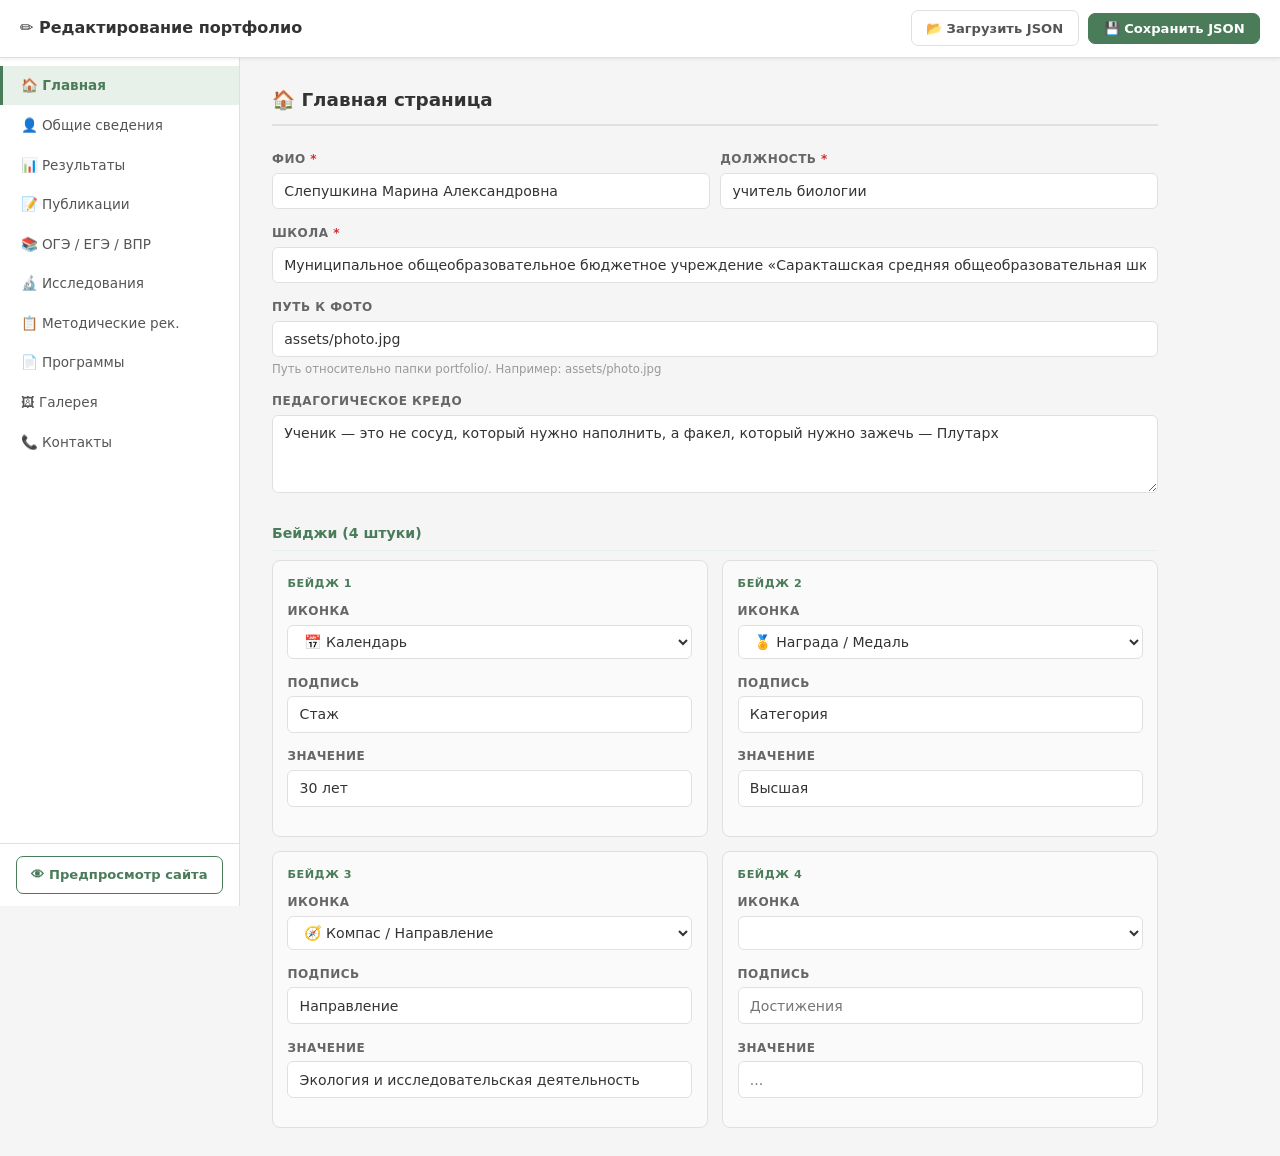
<file: admin.html>
<!DOCTYPE html>
<html lang="ru">
<head>
<meta charset="UTF-8">
<meta name="viewport" content="width=device-width, initial-scale=1.0">
<title>Редактирование портфолио</title>
<style>
*,*::before,*::after{box-sizing:border-box;margin:0;padding:0}
body{font-family:'Segoe UI',system-ui,-apple-system,sans-serif;background:#F5F5F5;color:#333;font-size:14px;line-height:1.5}
/* Header */
.admin-header{position:sticky;top:0;z-index:100;background:#fff;border-bottom:1px solid #E0E0E0;padding:.65rem 1.25rem;display:flex;align-items:center;justify-content:space-between;gap:1rem;box-shadow:0 1px 4px rgba(0,0,0,.08)}
.header-left{display:flex;align-items:center;gap:.6rem}
.header-title{font-size:1rem;font-weight:700;color:#333;white-space:nowrap}
.header-actions{display:flex;gap:.6rem;align-items:center}
/* Layout */
.layout{display:flex;min-height:calc(100vh - 52px)}
/* Sidebar */
.sidebar{width:240px;flex-shrink:0;background:#fff;border-right:1px solid #E0E0E0;display:flex;flex-direction:column;position:sticky;top:52px;height:calc(100vh - 52px);overflow-y:auto}
.sidebar-nav{flex:1;padding:.5rem 0}
.nav-item{display:block;padding:.6rem 1.1rem;color:#555;text-decoration:none;font-size:.85rem;font-weight:500;transition:all .15s;border-left:3px solid transparent;cursor:pointer}
.nav-item:hover{background:#F5F5F5;color:#333}
.nav-item.active{background:#E8F0EA;color:#4A7C59;border-left-color:#4A7C59;font-weight:600}
.sidebar-footer{padding:.75rem 1rem;border-top:1px solid #E0E0E0}
/* Main */
.main-content{flex:1;padding:1.75rem 2rem;max-width:950px}
/* Panels */
.panel{display:none}
.panel.active{display:block}
.panel-title{font-size:1.15rem;font-weight:700;margin-bottom:1.5rem;padding-bottom:.65rem;border-bottom:2px solid #E0E0E0;color:#333}
/* Form */
.form-group{margin-bottom:.9rem}
.form-group label{display:block;font-size:.75rem;font-weight:700;color:#666;margin-bottom:.3rem;text-transform:uppercase;letter-spacing:.04em}
.form-group input,.form-group textarea,.form-group select{width:100%;padding:.45rem .7rem;border:1px solid #E0E0E0;border-radius:6px;font-family:inherit;font-size:.88rem;color:#333;background:#fff;transition:border-color .15s;outline:none;line-height:1.45}
.form-group input:focus,.form-group textarea:focus,.form-group select:focus{border-color:#4A7C59;box-shadow:0 0 0 3px rgba(74,124,89,.1)}
.form-group textarea{resize:vertical}
.form-group input.field-error,.form-group textarea.field-error{border-color:#D32F2F;box-shadow:0 0 0 3px rgba(211,47,47,.1)}
.hint{font-size:.73rem;color:#999;margin-top:.2rem}
.required{color:#D32F2F}
.section-heading{font-size:.88rem;font-weight:700;color:#4A7C59;margin:1.5rem 0 .6rem;padding-bottom:.35rem;border-bottom:1px solid #E8F0EA}
/* List items */
.items-list{display:flex;flex-direction:column;gap:.65rem}
.list-item{background:#FAFAFA;border:1px solid #E0E0E0;border-radius:8px;padding:.9rem 3rem .9rem .9rem;position:relative}
.btn-remove{position:absolute;top:.65rem;right:.65rem;width:26px;height:26px;background:#fff;border:1px solid #E0E0E0;border-radius:5px;cursor:pointer;font-size:.8rem;color:#aaa;transition:all .15s;display:flex;align-items:center;justify-content:center;line-height:1}
.btn-remove:hover{background:#FFF0F0;border-color:#D32F2F;color:#D32F2F}
.btn-add{margin-top:.6rem;padding:.45rem .9rem;background:none;border:2px dashed #4A7C59;border-radius:8px;color:#4A7C59;font-size:.82rem;font-weight:700;cursor:pointer;width:100%;transition:all .15s;font-family:inherit}
.btn-add:hover{background:#E8F0EA}
/* Grids */
.fg2{display:grid;grid-template-columns:1fr 1fr;gap:.65rem}
.fg3{display:grid;grid-template-columns:1fr 1fr 1fr;gap:.65rem}
.fg4{display:grid;grid-template-columns:1fr 1fr 1fr 1fr;gap:.65rem}
/* Buttons */
.btn{display:inline-flex;align-items:center;gap:.35rem;padding:.45rem .9rem;border-radius:7px;font-family:inherit;font-size:.82rem;font-weight:700;cursor:pointer;transition:all .15s;border:1px solid transparent;text-decoration:none;white-space:nowrap}
.btn-primary{background:#4A7C59;color:#fff;border-color:#4A7C59}
.btn-primary:hover{background:#3A6347;border-color:#3A6347}
.btn-secondary{background:#fff;color:#555;border-color:#E0E0E0}
.btn-secondary:hover{background:#F5F5F5;border-color:#ccc}
.btn-preview{display:block;text-align:center;padding:.5rem;background:#fff;color:#4A7C59;border:1px solid #4A7C59;border-radius:7px;font-size:.82rem;font-weight:700;text-decoration:none;transition:all .15s}
.btn-preview:hover{background:#E8F0EA}
/* Notification */
.notification{position:fixed;top:-80px;left:50%;transform:translateX(-50%);padding:.8rem 1.4rem;border-radius:10px;font-size:.88rem;font-weight:600;z-index:1000;box-shadow:0 4px 16px rgba(0,0,0,.15);transition:top .3s ease;max-width:90vw;text-align:center;pointer-events:none}
.notification.show{top:1rem}
.n-success{background:#2E7D32;color:#fff}
.n-error{background:#D32F2F;color:#fff}
.n-info{background:#1565C0;color:#fff}
/* Badges */
.badges-grid{display:grid;grid-template-columns:1fr 1fr;gap:.9rem;margin-top:.25rem}
.badge-editor{background:#FAFAFA;border:1px solid #E0E0E0;border-radius:8px;padding:.9rem}
.badge-num{font-size:.7rem;font-weight:700;color:#4A7C59;text-transform:uppercase;letter-spacing:.05em;margin-bottom:.6rem}
/* Exam tabs */
.exam-tabs{display:flex;gap:.4rem;margin-bottom:1.25rem;border-bottom:2px solid #E0E0E0}
.etab-btn{padding:.45rem 1.1rem;background:none;border:none;border-bottom:3px solid transparent;margin-bottom:-2px;font-family:inherit;font-size:.88rem;font-weight:700;color:#888;cursor:pointer;border-radius:6px 6px 0 0;transition:all .15s}
.etab-btn:hover{color:#4A7C59}
.etab-btn.active{color:#4A7C59;border-bottom-color:#4A7C59;background:#E8F0EA}
.exam-panel{display:none}
.exam-panel.active{display:block}
/* Burger */
.burger-btn{display:none;background:none;border:none;font-size:1.2rem;cursor:pointer;padding:.2rem .4rem;color:#555;border-radius:5px;line-height:1}
.burger-btn:hover{background:#F5F5F5}
/* Responsive */
@media(max-width:900px){.fg4{grid-template-columns:1fr 1fr}}
@media(max-width:768px){
  .burger-btn{display:flex}
  .layout{flex-direction:column}
  .sidebar{width:100%;height:auto;position:static;border-right:none;border-bottom:1px solid #E0E0E0;display:none}
  .sidebar.open{display:flex}
  .sidebar-nav{display:flex;flex-wrap:wrap;padding:.4rem;gap:.2rem}
  .nav-item{border-left:none;border-radius:6px;padding:.35rem .65rem}
  .nav-item.active{border-left:none}
  .sidebar-footer{padding:.5rem}
  .main-content{padding:1rem}
  .fg2,.fg3,.fg4{grid-template-columns:1fr}
  .badges-grid{grid-template-columns:1fr}
}
</style>
</head>
<body>

<div id="notification" class="notification"></div>

<header class="admin-header">
  <div class="header-left">
    <button class="burger-btn" id="burger-btn" aria-label="Меню">☰</button>
    <div class="header-title">✏️ Редактирование портфолио</div>
  </div>
  <div class="header-actions">
    <label class="btn btn-secondary" for="file-input" title="Загрузить существующий content.json">📂 Загрузить JSON</label>
    <input type="file" id="file-input" accept=".json" style="display:none">
    <button class="btn btn-primary" id="save-btn">💾 Сохранить JSON</button>
  </div>
</header>

<div class="layout">
  <aside class="sidebar" id="sidebar">
    <nav class="sidebar-nav" id="sidebar-nav">
      <a class="nav-item active" data-panel="hero">🏠 Главная</a>
      <a class="nav-item" data-panel="about">👤 Общие сведения</a>
      <a class="nav-item" data-panel="results">📊 Результаты</a>
      <a class="nav-item" data-panel="publications">📝 Публикации</a>
      <a class="nav-item" data-panel="exams">📚 ОГЭ / ЕГЭ / ВПР</a>
      <a class="nav-item" data-panel="research">🔬 Исследования</a>
      <a class="nav-item" data-panel="methods">📋 Методические рек.</a>
      <a class="nav-item" data-panel="programs">📄 Программы</a>
      <a class="nav-item" data-panel="gallery">🖼 Галерея</a>
      <a class="nav-item" data-panel="contacts">📞 Контакты</a>
    </nav>
    <div class="sidebar-footer">
      <a href="index.html" target="_blank" class="btn-preview">👁 Предпросмотр сайта</a>
    </div>
  </aside>

  <main class="main-content">

    <!-- ========== HERO ========== -->
    <div id="panel-hero" class="panel active">
      <h2 class="panel-title">🏠 Главная страница</h2>
      <div class="fg2">
        <div class="form-group">
          <label>ФИО <span class="required">*</span></label>
          <input type="text" id="hero-fullName" placeholder="Иванова Виктория Александровна">
        </div>
        <div class="form-group">
          <label>Должность <span class="required">*</span></label>
          <input type="text" id="hero-position" placeholder="Учитель биологии">
        </div>
      </div>
      <div class="form-group">
        <label>Школа <span class="required">*</span></label>
        <input type="text" id="hero-school" placeholder="МБОУ СОШ №... г. ..., ... область">
      </div>
      <div class="form-group">
        <label>Путь к фото</label>
        <input type="text" id="hero-photo" placeholder="assets/photo.jpg">
        <div class="hint">Путь относительно папки portfolio/. Например: assets/photo.jpg</div>
      </div>
      <div class="form-group">
        <label>Педагогическое кредо</label>
        <textarea id="hero-motto" rows="3" placeholder="Ваш подход к обучению, что важно в работе с детьми (2–3 предложения)..."></textarea>
      </div>
      <div class="section-heading">Бейджи (4 штуки)</div>
      <div class="badges-grid" id="badges-grid"></div>
    </div>

    <!-- ========== ABOUT ========== -->
    <div id="panel-about" class="panel">
      <h2 class="panel-title">👤 Общие сведения</h2>
      <div class="form-group">
        <label>Заголовок раздела</label>
        <input type="text" id="about-title" placeholder="Общие сведения">
      </div>
      <div class="section-heading">Образование</div>
      <div class="items-list" id="list-education"></div>
      <button class="btn-add" onclick="addItem('education')">+ Добавить запись об образовании</button>
      <div class="form-group" style="margin-top:1.25rem">
        <label>Квалификация</label>
        <textarea id="about-qualification" rows="2" placeholder="Высшая квалификационная категория, 2022 г."></textarea>
      </div>
      <div class="section-heading">Курсы повышения квалификации</div>
      <div class="items-list" id="list-courses"></div>
      <button class="btn-add" onclick="addItem('courses')">+ Добавить курс</button>
      <div class="form-group" style="margin-top:1.25rem">
        <label>Тема самообразования</label>
        <textarea id="about-selfEducationTopic" rows="2" placeholder="Тема самообразования..."></textarea>
      </div>
      <div class="section-heading">Профессиональные интересы</div>
      <div class="items-list" id="list-interests"></div>
      <button class="btn-add" onclick="addItem('interests')">+ Добавить интерес</button>
    </div>

    <!-- ========== RESULTS ========== -->
    <div id="panel-results" class="panel">
      <h2 class="panel-title">📊 Результаты педагогической деятельности</h2>
      <div class="fg2">
        <div class="form-group">
          <label>Заголовок раздела</label>
          <input type="text" id="results-title" placeholder="Результаты педагогической деятельности">
        </div>
        <div class="form-group">
          <label>Вступление</label>
          <textarea id="results-intro" rows="1" placeholder="Краткое описание динамики результатов..."></textarea>
        </div>
      </div>
      <div class="section-heading">Результаты олимпиад и конкурсов</div>
      <div class="items-list" id="list-olympiadResults"></div>
      <button class="btn-add" onclick="addItem('olympiadResults')">+ Добавить результат</button>
      <div class="section-heading">Награды и поощрения</div>
      <div class="items-list" id="list-awards"></div>
      <button class="btn-add" onclick="addItem('awards')">+ Добавить награду</button>
    </div>

    <!-- ========== PUBLICATIONS ========== -->
    <div id="panel-publications" class="panel">
      <h2 class="panel-title">📝 Публикации</h2>
      <div class="fg2">
        <div class="form-group">
          <label>Заголовок раздела</label>
          <input type="text" id="publications-title" placeholder="Публикации">
        </div>
        <div class="form-group">
          <label>Вступление</label>
          <textarea id="publications-intro" rows="1" placeholder="Необязательное вступление..."></textarea>
        </div>
      </div>
      <div class="section-heading">Список публикаций</div>
      <div class="items-list" id="list-publications"></div>
      <button class="btn-add" onclick="addItem('publications')">+ Добавить публикацию</button>
    </div>

    <!-- ========== EXAMS ========== -->
    <div id="panel-exams" class="panel">
      <h2 class="panel-title">📚 Подготовка к аттестации</h2>
      <div class="form-group">
        <label>Заголовок раздела</label>
        <input type="text" id="exams-title" placeholder="Подготовка к аттестации">
      </div>
      <div class="exam-tabs" role="tablist">
        <button class="etab-btn active" data-exam="oge" type="button">ОГЭ</button>
        <button class="etab-btn" data-exam="ege" type="button">ЕГЭ</button>
        <button class="etab-btn" data-exam="vpr" type="button">ВПР</button>
      </div>
      <div id="exam-panel-oge" class="exam-panel active">
        <div class="form-group"><label>Описание подхода к ОГЭ</label><textarea id="exam-oge-desc" rows="3" placeholder="Опишите ваш подход к подготовке учеников к ОГЭ..."></textarea></div>
        <div class="section-heading">Материалы для ОГЭ</div>
        <div class="items-list" id="list-oge-mat"></div>
        <button class="btn-add" onclick="addItem('oge-mat')">+ Добавить материал</button>
      </div>
      <div id="exam-panel-ege" class="exam-panel">
        <div class="form-group"><label>Описание подхода к ЕГЭ</label><textarea id="exam-ege-desc" rows="3" placeholder="Опишите ваш подход к подготовке учеников к ЕГЭ..."></textarea></div>
        <div class="section-heading">Материалы для ЕГЭ</div>
        <div class="items-list" id="list-ege-mat"></div>
        <button class="btn-add" onclick="addItem('ege-mat')">+ Добавить материал</button>
      </div>
      <div id="exam-panel-vpr" class="exam-panel">
        <div class="form-group"><label>Описание подхода к ВПР</label><textarea id="exam-vpr-desc" rows="3" placeholder="Опишите ваш подход к подготовке учеников к ВПР..."></textarea></div>
        <div class="section-heading">Материалы для ВПР</div>
        <div class="items-list" id="list-vpr-mat"></div>
        <button class="btn-add" onclick="addItem('vpr-mat')">+ Добавить материал</button>
      </div>
    </div>

    <!-- ========== RESEARCH ========== -->
    <div id="panel-research" class="panel">
      <h2 class="panel-title">🔬 Исследовательские работы</h2>
      <div class="fg2">
        <div class="form-group">
          <label>Заголовок раздела</label>
          <input type="text" id="research-title" placeholder="Исследовательские работы">
        </div>
        <div class="form-group">
          <label>Вступление</label>
          <textarea id="research-intro" rows="1" placeholder="Краткое вступление..."></textarea>
        </div>
      </div>
      <div class="section-heading">Проекты</div>
      <div class="items-list" id="list-projects"></div>
      <button class="btn-add" onclick="addItem('projects')">+ Добавить проект</button>
    </div>

    <!-- ========== METHODS ========== -->
    <div id="panel-methods" class="panel">
      <h2 class="panel-title">📋 Методические рекомендации</h2>
      <div class="fg2">
        <div class="form-group">
          <label>Заголовок раздела</label>
          <input type="text" id="methods-title" placeholder="Методические рекомендации">
        </div>
        <div class="form-group">
          <label>Вступление</label>
          <textarea id="methods-intro" rows="1" placeholder="Необязательное вступление..."></textarea>
        </div>
      </div>
      <div class="section-heading">Разработки</div>
      <div class="items-list" id="list-methods"></div>
      <button class="btn-add" onclick="addItem('methods')">+ Добавить разработку</button>
    </div>

    <!-- ========== PROGRAMS ========== -->
    <div id="panel-programs" class="panel">
      <h2 class="panel-title">📄 Программы</h2>
      <div class="fg2">
        <div class="form-group">
          <label>Заголовок раздела</label>
          <input type="text" id="programs-title" placeholder="Программы">
        </div>
        <div class="form-group">
          <label>Вступление</label>
          <textarea id="programs-intro" rows="1" placeholder="Необязательное вступление..."></textarea>
        </div>
      </div>
      <div class="section-heading">Список программ</div>
      <div class="items-list" id="list-programs"></div>
      <button class="btn-add" onclick="addItem('programs')">+ Добавить программу</button>
    </div>

    <!-- ========== GALLERY ========== -->
    <div id="panel-gallery" class="panel">
      <h2 class="panel-title">🖼 Фотогалерея</h2>
      <div class="fg2">
        <div class="form-group">
          <label>Заголовок раздела</label>
          <input type="text" id="gallery-title" placeholder="Жизнь предмета">
        </div>
        <div class="form-group">
          <label>Вступление</label>
          <textarea id="gallery-intro" rows="1" placeholder="Фотографии с уроков, экскурсий..."></textarea>
        </div>
      </div>
      <div class="section-heading">Фотографии</div>
      <div class="items-list" id="list-gallery"></div>
      <button class="btn-add" onclick="addItem('gallery')">+ Добавить фото</button>
    </div>

    <!-- ========== CONTACTS ========== -->
    <div id="panel-contacts" class="panel">
      <h2 class="panel-title">📞 Контакты</h2>
      <div class="form-group">
        <label>Заголовок раздела</label>
        <input type="text" id="contacts-title" placeholder="Контакты">
      </div>
      <div class="fg2">
        <div class="form-group">
          <label>Email</label>
          <input type="email" id="contacts-email" placeholder="email@school.ru">
        </div>
        <div class="form-group">
          <label>Телефон</label>
          <input type="tel" id="contacts-phone" placeholder="+7 (000) 000-00-00">
        </div>
        <div class="form-group">
          <label>Название школы</label>
          <input type="text" id="contacts-schoolName" placeholder="МБОУ СОШ №...">
        </div>
        <div class="form-group">
          <label>Сайт школы</label>
          <input type="url" id="contacts-schoolWebsite" placeholder="https://school.ru">
        </div>
      </div>
      <div class="form-group">
        <label>Адрес</label>
        <input type="text" id="contacts-address" placeholder="Город, улица, дом">
      </div>
    </div>

  </main>
</div>

<script>
'use strict';

const LS_KEY = 'portfolio-admin-v1';

/* ── Helpers ── */
function e(v) {
  if (v == null) return '';
  return String(v).replace(/&/g,'&amp;').replace(/</g,'&lt;').replace(/>/g,'&gt;').replace(/"/g,'&quot;');
}
function sel(opts, cur) {
  return opts.map(o => `<option value="${e(o)}"${cur===o?' selected':''}>${e(o)}</option>`).join('');
}
function setV(id, val) {
  const el = document.getElementById(id);
  if (el) el.value = val != null ? val : '';
}
function getV(id) {
  const el = document.getElementById(id);
  return el ? el.value.trim() : '';
}
function clearList(id) {
  const el = document.getElementById(id);
  if (el) el.innerHTML = '';
}

/* ── Item templates ── */
const T = {
  education: (v={}) => `
    <div class="fg3">
      <div class="form-group"><label>Учебное заведение</label><input type="text" data-key="institution" value="${e(v.institution)}" placeholder="Название ВУЗа"></div>
      <div class="form-group"><label>Специальность</label><input type="text" data-key="specialty" value="${e(v.specialty)}" placeholder="Биология / Учитель биологии"></div>
      <div class="form-group"><label>Год окончания</label><input type="text" data-key="year" value="${e(v.year)}" placeholder="2005"></div>
    </div>`,

  courses: (v={}) => `
    <div class="fg4">
      <div class="form-group"><label>Название курса</label><input type="text" data-key="name" value="${e(v.name)}" placeholder="Название курса ПК"></div>
      <div class="form-group"><label>Организация</label><input type="text" data-key="provider" value="${e(v.provider)}" placeholder="Организация"></div>
      <div class="form-group"><label>Год</label><input type="text" data-key="year" value="${e(v.year)}" placeholder="2024"></div>
      <div class="form-group"><label>Часов</label><input type="text" data-key="hours" value="${e(v.hours)}" placeholder="72"></div>
    </div>
    <div class="form-group"><label>Путь к файлу в assets/docs/</label><input type="text" data-key="file" value="${e(v.file||'')}" placeholder="assets/docs/certificate-2024.pdf"></div>`,

  interests: (v={}) => `
    <div class="fg2">
      <div class="form-group"><label>Интерес / направление</label><input type="text" data-key="title" value="${e(v.title||v.value||'')}" placeholder="Например: Экология"></div>
      <div class="form-group"><label>Путь к файлу в assets/docs/</label><input type="text" data-key="file" value="${e(v.file||'')}" placeholder="assets/docs/certificate-2024.pdf"></div>
    </div>`,

  olympiadResults: (v={}) => `
    <div class="fg3">
      <div class="form-group"><label>Мероприятие</label><input type="text" data-key="event" value="${e(v.event)}" placeholder="Всероссийская олимпиада, муниципальный этап"></div>
      <div class="form-group"><label>Результат</label><input type="text" data-key="result" value="${e(v.result)}" placeholder="Призёр — Фамилия И., 9 класс"></div>
      <div class="form-group"><label>Год</label><input type="text" data-key="year" value="${e(v.year)}" placeholder="2024"></div>
    </div>
    <div class="fg2">
      <div class="form-group"><label>Описание (необязательно)</label><input type="text" data-key="description" value="${e(v.description||'')}" placeholder="Дополнительные подробности..."></div>
      <div class="form-group"><label>Путь к файлу в assets/docs/</label><input type="text" data-key="file" value="${e(v.file||'')}" placeholder="assets/docs/diploma-2024.pdf"></div>
    </div>`,

  awards: (v={}) => `
    <div class="fg3">
      <div class="form-group"><label>Название награды</label><input type="text" data-key="name" value="${e(v.name)}" placeholder="Почётная грамота..."></div>
      <div class="form-group"><label>Кто выдал</label><input type="text" data-key="issuer" value="${e(v.issuer)}" placeholder="Министерство образования..."></div>
      <div class="form-group"><label>Год</label><input type="text" data-key="year" value="${e(v.year)}" placeholder="2023"></div>
    </div>
    <div class="fg2">
      <div class="form-group"><label>Описание (необязательно)</label><input type="text" data-key="description" value="${e(v.description||'')}" placeholder="За вклад в развитие образования..."></div>
      <div class="form-group"><label>Путь к файлу в assets/docs/</label><input type="text" data-key="file" value="${e(v.file||'')}" placeholder="assets/docs/award-2023.pdf"></div>
    </div>`,

  publications: (v={}) => `
    <div class="fg4">
      <div class="form-group"><label>Название</label><input type="text" data-key="title" value="${e(v.title)}" placeholder="Название публикации"></div>
      <div class="form-group"><label>Где опубликовано</label><input type="text" data-key="source" value="${e(v.source)}" placeholder="Журнал / портал / сборник"></div>
      <div class="form-group"><label>Год</label><input type="text" data-key="year" value="${e(v.year)}" placeholder="2024"></div>
      <div class="form-group"><label>Ссылка (URL)</label><input type="url" data-key="link" value="${e(v.link)}" placeholder="https://..."></div>
    </div>
    <div class="form-group"><label>Путь к файлу в assets/docs/</label><input type="text" data-key="file" value="${e(v.file||'')}" placeholder="assets/docs/article-2024.pdf"></div>`,

  material: (v={}) => `
    <div class="fg3">
      <div class="form-group"><label>Название материала</label><input type="text" data-key="title" value="${e(v.title)}" placeholder="Название материала"></div>
      <div class="form-group"><label>Описание</label><input type="text" data-key="description" value="${e(v.description)}" placeholder="Краткое описание"></div>
      <div class="form-group"><label>Файл (путь)</label><input type="text" data-key="file" value="${e(v.file)}" placeholder="assets/docs/file.pdf"></div>
    </div>`,

  projects: (v={}) => `
    <div class="fg3">
      <div class="form-group"><label>Название проекта</label><input type="text" data-key="title" value="${e(v.title)}" placeholder="Название исследовательского проекта"></div>
      <div class="form-group"><label>Ученик</label><input type="text" data-key="student" value="${e(v.student)}" placeholder="Фамилия Имя, класс"></div>
      <div class="form-group"><label>Год</label><input type="text" data-key="year" value="${e(v.year)}" placeholder="2024"></div>
    </div>
    <div class="form-group"><label>Описание</label><textarea data-key="description" rows="2" placeholder="О чём работа, методы исследования (2–3 предложения)...">${e(v.description)}</textarea></div>
    <div class="fg2">
      <div class="form-group"><label>Результат участия</label><input type="text" data-key="result" value="${e(v.result)}" placeholder="Призёр городской конференции"></div>
      <div class="form-group"><label>Фото (путь)</label><input type="text" data-key="image" value="${e(v.image)}" placeholder="assets/gallery/project.jpg"></div>
    </div>`,

  methods: (v={}) => `
    <div class="fg2">
      <div class="form-group"><label>Название разработки</label><input type="text" data-key="title" value="${e(v.title)}" placeholder="Название методической разработки"></div>
      <div class="form-group"><label>Тип</label><select data-key="type">${sel(['Конспект урока','Памятка','Подборка заданий','Рекомендации','Другое'],v.type)}</select></div>
    </div>
    <div class="fg2">
      <div class="form-group"><label>Описание</label><textarea data-key="description" rows="2" placeholder="Краткое описание...">${e(v.description)}</textarea></div>
      <div class="form-group"><label>Файл (путь)</label><input type="text" data-key="file" value="${e(v.file)}" placeholder="assets/docs/method.pdf"></div>
    </div>`,

  programs: (v={}) => `
    <div class="fg3">
      <div class="form-group"><label>Название программы</label><input type="text" data-key="title" value="${e(v.title)}" placeholder="Название программы"></div>
      <div class="form-group"><label>Тип</label><select data-key="type">${sel(['Рабочая программа','Внеурочная деятельность','Элективный курс','Кружок','Факультатив'],v.type)}</select></div>
      <div class="form-group"><label>Классы</label><input type="text" data-key="classes" value="${e(v.classes)}" placeholder="5–9 классы"></div>
    </div>
    <div class="fg2">
      <div class="form-group"><label>Описание</label><textarea data-key="description" rows="2" placeholder="Краткое описание...">${e(v.description)}</textarea></div>
      <div class="form-group"><label>Файл (путь)</label><input type="text" data-key="file" value="${e(v.file)}" placeholder="assets/docs/program.pdf"></div>
    </div>`,

  gallery: (v={}) => `
    <div class="fg2">
      <div class="form-group"><label>Путь к фото в assets/gallery/</label><input type="text" data-key="image" value="${e(v.image||v.src||'')}" placeholder="assets/gallery/photo-1.jpg"></div>
      <div class="form-group"><label>Подпись</label><input type="text" data-key="title" value="${e(v.title||v.caption||'')}" placeholder="Лабораторная работа, 8 класс"></div>
    </div>
    <div class="form-group"><label>Описание (необязательно)</label><input type="text" data-key="description" value="${e(v.description||'')}" placeholder="Дополнительное описание фото"></div>`,
};

/* ── List config ── */
const LC = {
  education:       { cid:'list-education',       tpl:'education',       keys:['institution','specialty','year'] },
  courses:         { cid:'list-courses',          tpl:'courses',         keys:['name','provider','year','hours','file'] },
  interests:       { cid:'list-interests',        tpl:'interests',       keys:['title','file'] },
  olympiadResults: { cid:'list-olympiadResults',  tpl:'olympiadResults', keys:['event','result','year','description','file'] },
  awards:          { cid:'list-awards',           tpl:'awards',          keys:['name','issuer','year','description','file'] },
  publications:    { cid:'list-publications',     tpl:'publications',    keys:['title','source','year','link','file'] },
  'oge-mat':       { cid:'list-oge-mat',          tpl:'material',        keys:['title','description','file'] },
  'ege-mat':       { cid:'list-ege-mat',          tpl:'material',        keys:['title','description','file'] },
  'vpr-mat':       { cid:'list-vpr-mat',          tpl:'material',        keys:['title','description','file'] },
  projects:        { cid:'list-projects',         tpl:'projects',        keys:['title','student','year','description','result','image'] },
  methods:         { cid:'list-methods',          tpl:'methods',         keys:['title','type','description','file'] },
  programs:        { cid:'list-programs',         tpl:'programs',        keys:['title','type','classes','description','file'] },
  gallery:         { cid:'list-gallery',          tpl:'gallery',         keys:['image','title','description'] },
};

/* ── Dynamic lists ── */
function addItem(key, vals = {}) {
  const cfg = LC[key];
  if (!cfg) return;
  const container = document.getElementById(cfg.cid);
  if (!container) return;
  const div = document.createElement('div');
  div.className = 'list-item';
  div.innerHTML = T[cfg.tpl](vals) +
    `<button class="btn-remove" onclick="removeItem(this,'${e(key)}')" title="Удалить">✕</button>`;
  container.appendChild(div);
}

function removeItem(btn, key) {
  const item = btn.closest('.list-item');
  const hasData = Array.from(item.querySelectorAll('input,textarea'))
    .some(el => el.value.trim() !== '');
  if (hasData && !confirm('Удалить этот элемент?')) return;
  item.remove();
}

function collectList(key) {
  const cfg = LC[key];
  if (!cfg) return [];
  const container = document.getElementById(cfg.cid);
  if (!container) return [];
  return Array.from(container.querySelectorAll(':scope > .list-item')).map(item => {
    if (cfg.flat) {
      const el = item.querySelector('[data-key="value"]');
      return el ? el.value.trim() : '';
    }
    const obj = {};
    cfg.keys.forEach(k => {
      const el = item.querySelector(`[data-key="${k}"]`);
      obj[k] = el ? el.value.trim() : '';
    });
    return obj;
  }).filter(v => cfg.flat ? v !== '' : true);
}

/* ── Badges ── */
function renderBadges() {
  const grid = document.getElementById('badges-grid');
  const defaults = [
    { icon:'calendar', label:'Стаж', hint:'... лет' },
    { icon:'award',    label:'Категория', hint:'Высшая' },
    { icon:'compass',  label:'Направление', hint:'...' },
    { icon:'trophy',   label:'Достижения', hint:'...' },
  ];
  grid.innerHTML = defaults.map((d, i) => `
    <div class="badge-editor">
      <div class="badge-num">Бейдж ${i+1}</div>
      <div class="form-group"><label>Иконка</label>
        <select id="badge-icon-${i}">
          <option value="calendar"${d.icon==='calendar'?' selected':''}>📅 Календарь</option>
          <option value="award"${d.icon==='award'?' selected':''}>🏅 Награда / Медаль</option>
          <option value="compass"${d.icon==='compass'?' selected':''}>🧭 Компас / Направление</option>
          <option value="trophy"${d.icon==='trophy'?' selected':''}>🏆 Кубок / Достижения</option>
        </select>
      </div>
      <div class="form-group"><label>Подпись</label><input type="text" id="badge-label-${i}" placeholder="${d.label}"></div>
      <div class="form-group"><label>Значение</label><input type="text" id="badge-value-${i}" placeholder="${d.hint}"></div>
    </div>`).join('');
}

/* ── Populate forms ── */
function populateForms(data) {
  // Hero
  setV('hero-photo',    data.hero?.photo    || '');
  setV('hero-fullName', data.hero?.fullName || '');
  setV('hero-position', data.hero?.position || '');
  setV('hero-school',   data.hero?.school   || '');
  setV('hero-motto',    data.hero?.motto    || '');

  const badges = data.hero?.badges || [];
  for (let i = 0; i < 4; i++) {
    const b = badges[i] || {};
    setV(`badge-icon-${i}`,  b.icon  || '');
    setV(`badge-label-${i}`, b.label || '');
    setV(`badge-value-${i}`, b.value || '');
  }

  // About
  setV('about-title',             data.about?.title              || '');
  setV('about-qualification',     data.about?.qualification      || '');
  setV('about-selfEducationTopic',data.about?.selfEducationTopic || '');
  clearAndPop('education', data.about?.education || []);
  clearAndPop('courses',   data.about?.courses   || []);
  clearList('list-interests');
  (data.about?.professionalInterests || []).forEach(v =>
    addItem('interests', typeof v === 'string' ? { title: v, file: '' } : v)
  );

  // Results
  setV('results-title', data.results?.title || '');
  setV('results-intro', data.results?.intro || '');
  clearAndPop('olympiadResults', data.results?.olympiadResults || []);
  clearAndPop('awards',          data.results?.awards          || []);

  // Publications
  setV('publications-title', data.publications?.title || '');
  setV('publications-intro', data.publications?.intro || '');
  clearAndPop('publications', data.publications?.items || []);

  // Exams
  setV('exams-title', data.exams?.title || '');
  const tabs = data.exams?.tabs || [];
  ['oge','ege','vpr'].forEach(id => {
    const tab = tabs.find(t => t.id === id) || {};
    setV(`exam-${id}-desc`, tab.description || '');
    clearList(`list-${id}-mat`);
    (tab.materials || []).forEach(m => addItem(`${id}-mat`, m));
  });

  // Research
  setV('research-title', data.research?.title || '');
  setV('research-intro', data.research?.intro || '');
  clearAndPop('projects', data.research?.projects || []);

  // Methods
  setV('methods-title', data.methods?.title || '');
  setV('methods-intro', data.methods?.intro || '');
  clearAndPop('methods', data.methods?.items || []);

  // Programs
  setV('programs-title', data.programs?.title || '');
  setV('programs-intro', data.programs?.intro || '');
  clearAndPop('programs', data.programs?.items || []);

  // Gallery
  setV('gallery-title', data.gallery?.title || '');
  setV('gallery-intro', data.gallery?.intro || '');
  clearAndPop('gallery', data.gallery?.images || []);

  // Contacts
  setV('contacts-title',       data.contacts?.title       || '');
  setV('contacts-email',       data.contacts?.email       || '');
  setV('contacts-phone',       data.contacts?.phone       || '');
  setV('contacts-schoolName',  data.contacts?.schoolName  || '');
  setV('contacts-schoolWebsite',data.contacts?.schoolWebsite||'');
  setV('contacts-address',     data.contacts?.address     || '');
}

function clearAndPop(key, items) {
  const cfg = LC[key];
  if (!cfg) return;
  clearList(cfg.cid);
  items.forEach(item => addItem(key, item));
}

/* ── Collect all data ── */
function collectData() {
  const iconDefaults = ['calendar','award','compass','trophy'];
  return {
    hero: {
      photo:    getV('hero-photo'),
      fullName: getV('hero-fullName'),
      position: getV('hero-position'),
      school:   getV('hero-school'),
      motto:    getV('hero-motto'),
      badges: Array.from({length:4}, (_,i) => ({
        icon:  getV(`badge-icon-${i}`) || iconDefaults[i],
        label: getV(`badge-label-${i}`),
        value: getV(`badge-value-${i}`),
      })),
    },
    about: {
      title:                getV('about-title') || 'Общие сведения',
      education:            collectList('education'),
      qualification:        getV('about-qualification'),
      courses:              collectList('courses'),
      selfEducationTopic:   getV('about-selfEducationTopic'),
      professionalInterests:collectList('interests'),
    },
    results: {
      title:           getV('results-title') || 'Результаты педагогической деятельности',
      intro:           getV('results-intro'),
      olympiadResults: collectList('olympiadResults'),
      awards:          collectList('awards'),
    },
    publications: {
      title: getV('publications-title') || 'Публикации',
      intro: getV('publications-intro'),
      items: collectList('publications'),
    },
    exams: {
      title: getV('exams-title') || 'Подготовка к аттестации',
      tabs:  ['oge','ege','vpr'].map((id, i) => ({
        id,
        label:       ['ОГЭ','ЕГЭ','ВПР'][i],
        description: getV(`exam-${id}-desc`),
        materials:   collectList(`${id}-mat`),
      })),
    },
    research: {
      title:    getV('research-title') || 'Исследовательские работы',
      intro:    getV('research-intro'),
      projects: collectList('projects'),
    },
    methods: {
      title: getV('methods-title') || 'Методические рекомендации',
      intro: getV('methods-intro'),
      items: collectList('methods'),
    },
    programs: {
      title: getV('programs-title') || 'Программы',
      intro: getV('programs-intro'),
      items: collectList('programs'),
    },
    gallery: {
      title:  getV('gallery-title') || 'Жизнь предмета',
      intro:  getV('gallery-intro'),
      images: collectList('gallery'),
    },
    contacts: {
      title:         getV('contacts-title') || 'Контакты',
      email:         getV('contacts-email'),
      phone:         getV('contacts-phone'),
      schoolName:    getV('contacts-schoolName'),
      schoolWebsite: getV('contacts-schoolWebsite'),
      address:       getV('contacts-address'),
    },
  };
}

/* ── Validation ── */
function validate(data) {
  const required = ['hero-fullName','hero-position','hero-school'];
  required.forEach(id => {
    const el = document.getElementById(id);
    if (el) el.classList.toggle('field-error', !el.value.trim());
  });
  return required.filter(id => {
    const el = document.getElementById(id);
    return el && !el.value.trim();
  });
}

/* ── Notifications ── */
function notify(type, msg) {
  const el = document.getElementById('notification');
  el.className = `notification n-${type} show`;
  el.textContent = msg;
  clearTimeout(el._t);
  el._t = setTimeout(() => el.classList.remove('show'), 6000);
}

/* ── Save JSON ── */
function saveJSON() {
  const data = collectData();
  const errors = validate(data);
  const json = JSON.stringify(data, null, 2);

  const blob = new Blob([json], { type: 'application/json;charset=utf-8' });
  const url = URL.createObjectURL(blob);
  const a = document.createElement('a');
  a.href = url;
  a.download = 'content.json';
  document.body.appendChild(a);
  a.click();
  setTimeout(() => { document.body.removeChild(a); URL.revokeObjectURL(url); }, 150);

  lsSave(json);

  if (errors.length) {
    switchPanel('hero');
    notify('info', '⚠️ Файл скачан. Обратите внимание: поля ФИО, должность или школа не заполнены.');
  } else {
    notify('success', '✅ Файл content.json скачан. Замените им старый файл в папке portfolio/ и обновите сайт.');
  }
}

/* ── Load from file ── */
function handleFileLoad() {
  const file = this.files[0];
  if (!file) return;
  const reader = new FileReader();
  reader.onload = ev => {
    try {
      const data = JSON.parse(ev.target.result);
      populateForms(data);
      lsSave(ev.target.result);
      notify('success', '✅ Данные загружены из файла.');
    } catch {
      notify('error', '❌ Ошибка: не удалось прочитать файл. Убедитесь, что это корректный JSON.');
    }
    this.value = '';
  };
  reader.readAsText(file, 'UTF-8');
}

/* ── LocalStorage auto-save ── */
function lsSave(json) {
  try {
    localStorage.setItem(LS_KEY, json);
    localStorage.setItem(LS_KEY + ':t', Date.now());
  } catch {}
}

function startAutoSave() {
  setInterval(() => {
    try { lsSave(JSON.stringify(collectData())); } catch {}
  }, 30000);
}

/* ── Navigation ── */
function switchPanel(id) {
  document.querySelectorAll('.panel').forEach(p => p.classList.remove('active'));
  document.querySelectorAll('.nav-item').forEach(a => a.classList.remove('active'));
  const panel = document.getElementById(`panel-${id}`);
  if (panel) panel.classList.add('active');
  const link = document.querySelector(`.nav-item[data-panel="${id}"]`);
  if (link) link.classList.add('active');
  // close mobile sidebar
  document.getElementById('sidebar').classList.remove('open');
}

function setupNav() {
  document.getElementById('sidebar-nav').addEventListener('click', ev => {
    const item = ev.target.closest('.nav-item');
    if (!item) return;
    ev.preventDefault();
    switchPanel(item.dataset.panel);
  });
}

function setupExamTabs() {
  document.querySelectorAll('.etab-btn').forEach(btn => {
    btn.addEventListener('click', () => {
      document.querySelectorAll('.etab-btn').forEach(b => b.classList.remove('active'));
      document.querySelectorAll('.exam-panel').forEach(p => p.classList.remove('active'));
      btn.classList.add('active');
      const panel = document.getElementById(`exam-panel-${btn.dataset.exam}`);
      if (panel) panel.classList.add('active');
    });
  });
}

function setupBurger() {
  document.getElementById('burger-btn').addEventListener('click', () => {
    document.getElementById('sidebar').classList.toggle('open');
  });
}

/* ── Init ── */
async function init() {
  renderBadges();
  setupNav();
  setupExamTabs();
  setupBurger();

  document.getElementById('save-btn').addEventListener('click', saveJSON);
  document.getElementById('file-input').addEventListener('change', handleFileLoad);

  // Check for draft
  const draft = localStorage.getItem(LS_KEY);
  if (draft) {
    const ts = localStorage.getItem(LS_KEY + ':t');
    const dateStr = ts ? new Date(+ts).toLocaleString('ru') : 'неизвестно';
    if (confirm(`Найдены несохранённые изменения от ${dateStr}.\nВосстановить их?`)) {
      try {
        populateForms(JSON.parse(draft));
        notify('success', '✅ Данные восстановлены из автосохранения.');
        startAutoSave();
        return;
      } catch {}
    }
  }

  // Load from server
  try {
    const resp = await fetch('content.json');
    if (!resp.ok) throw new Error();
    const data = await resp.json();
    populateForms(data);
  } catch {
    notify('error', '⚠️ Не удалось загрузить content.json. Формы пусты — заполните вручную или нажмите «Загрузить JSON».');
  }

  startAutoSave();
}

document.addEventListener('DOMContentLoaded', init);
</script>
</body>
</html>
</file>
